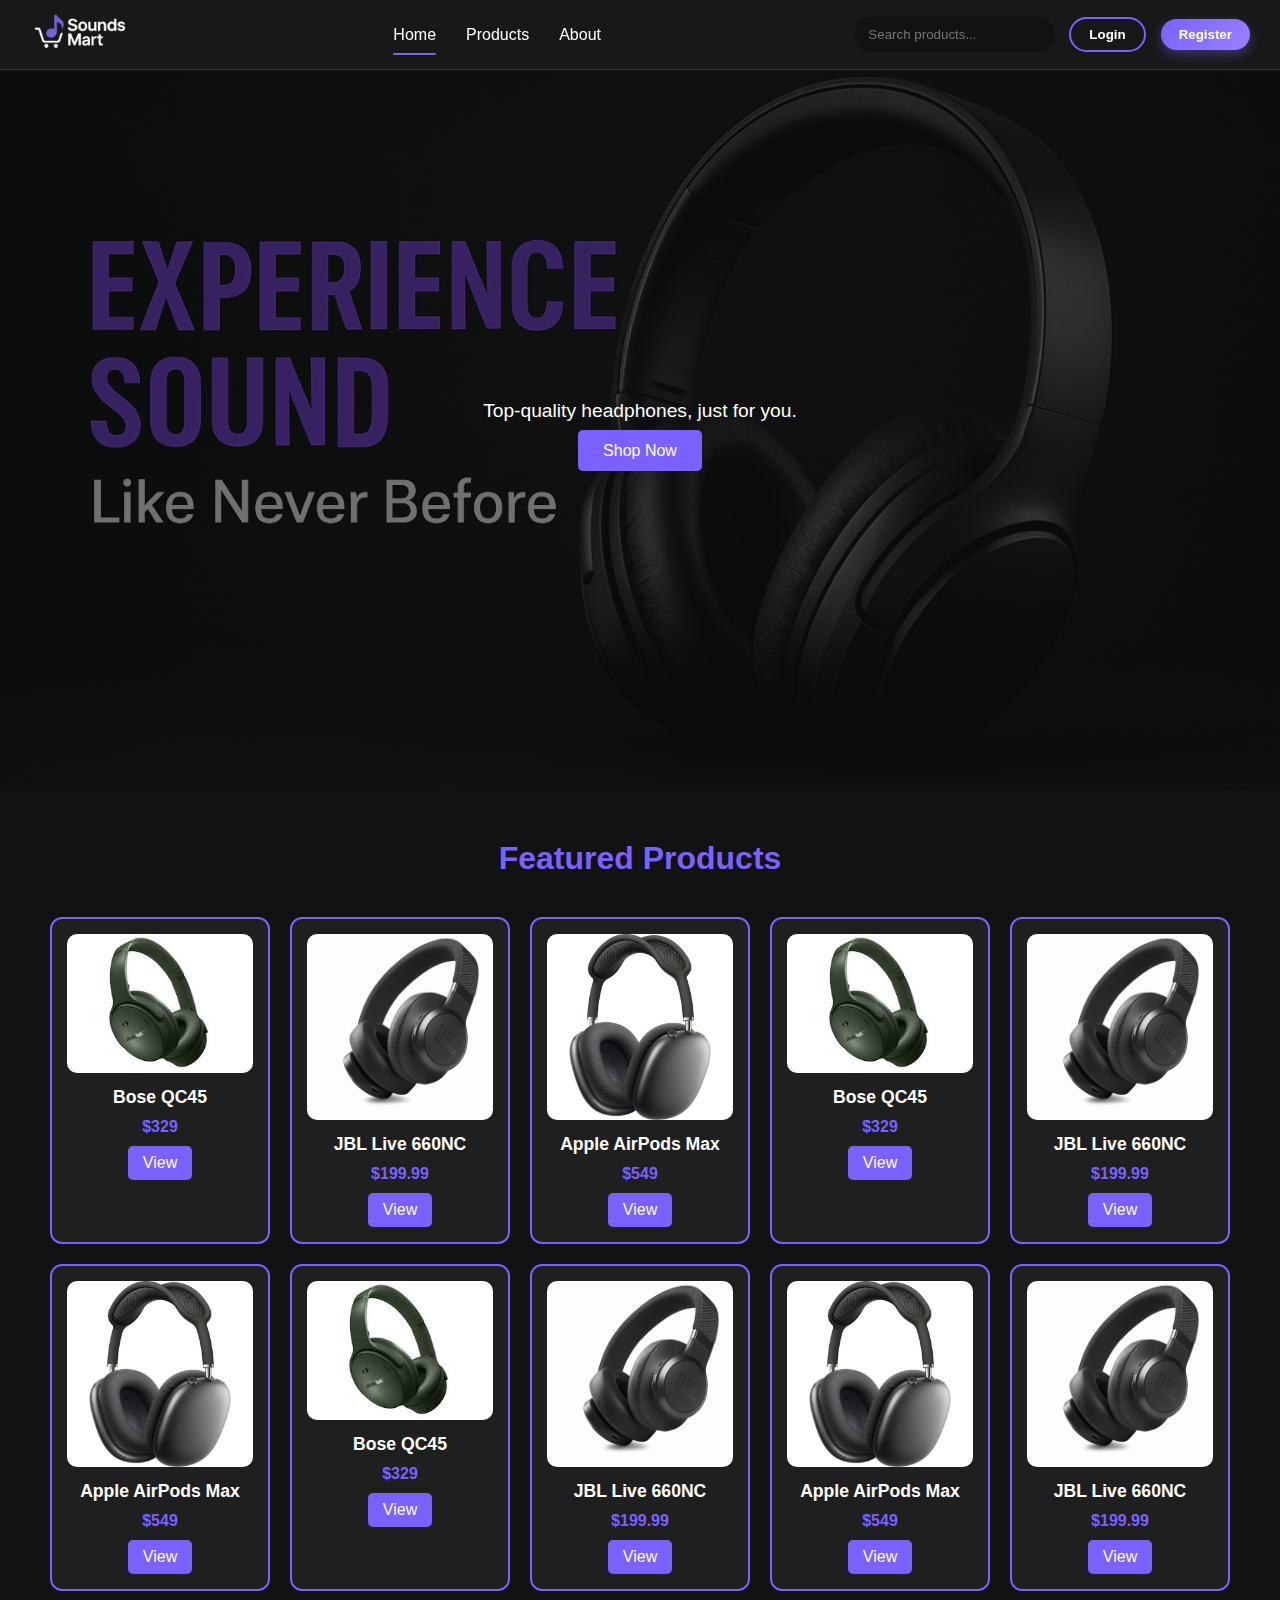
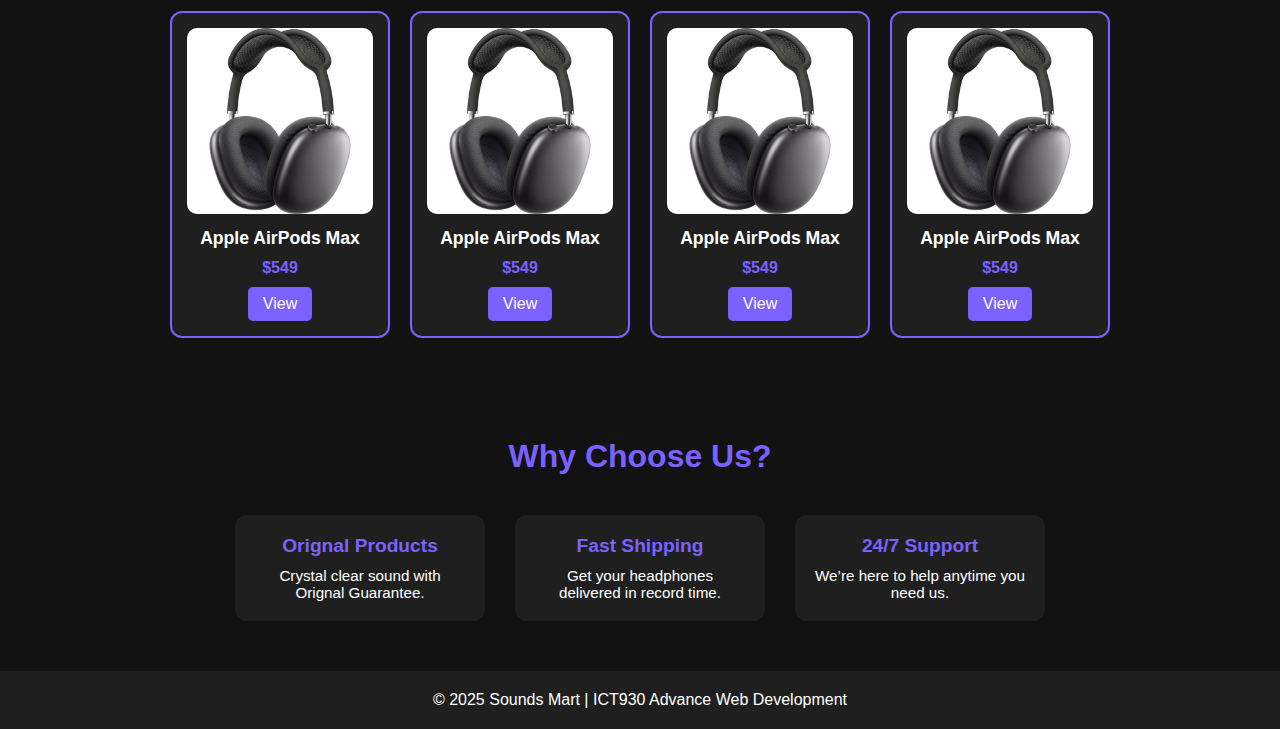
<file: headphone-store/index.html>
<!DOCTYPE html>
<html lang="en">
  <head>
    <meta charset="UTF-8" />
    <meta name="viewport" content="width=device-width, initial-scale=1.0" />
    <meta name="author" content="MAHAM BINNAT ABDUL RAUF" />
    <title>Sounds Mart</title>
    <link rel="stylesheet" href="assets/css/style.css" />
  </head>
  <body>
    <!-- Header Section -->
    <div id="header"></div>

    <main>
      <!-- Hero Section -->
      <section class="hero-section">
        <div class="hero-content-wrapper">
          <p class="hero-subtitle">Top-quality headphones, just for you.</p>
          <a href="products.html" class="hero-shop-btn">Shop Now</a>
        </div>
      </section>

      <!-- Featured Products Section -->
      <section class="featured-products-section">
        <h2 class="featured-products-title">Featured Products</h2>
        <div class="featured-products-grid" id="featured-products"></div>
      </section>

      <!-- Benefits Section -->
      <section class="benefits-section">
        <h2 class="benefits-title">Why Choose Us?</h2>
        <div class="benefits-grid">
          <div class="benefit-card">
            <h3 class="benefit-title">Orignal Products</h3>
            <p class="benefit-description">
              Crystal clear sound with Orignal Guarantee.
            </p>
          </div>
          <div class="benefit-card">
            <h3 class="benefit-title">Fast Shipping</h3>
            <p class="benefit-description">
              Get your headphones delivered in record time.
            </p>
          </div>
          <div class="benefit-card">
            <h3 class="benefit-title">24/7 Support</h3>
            <p class="benefit-description">
              We’re here to help anytime you need us.
            </p>
          </div>
        </div>
      </section>
    </main>

    <!-- Footer Section -->
    <div id="footer"></div>

    <script src="assets/scripts/main.js"></script>
  </body>
</html>
</file>
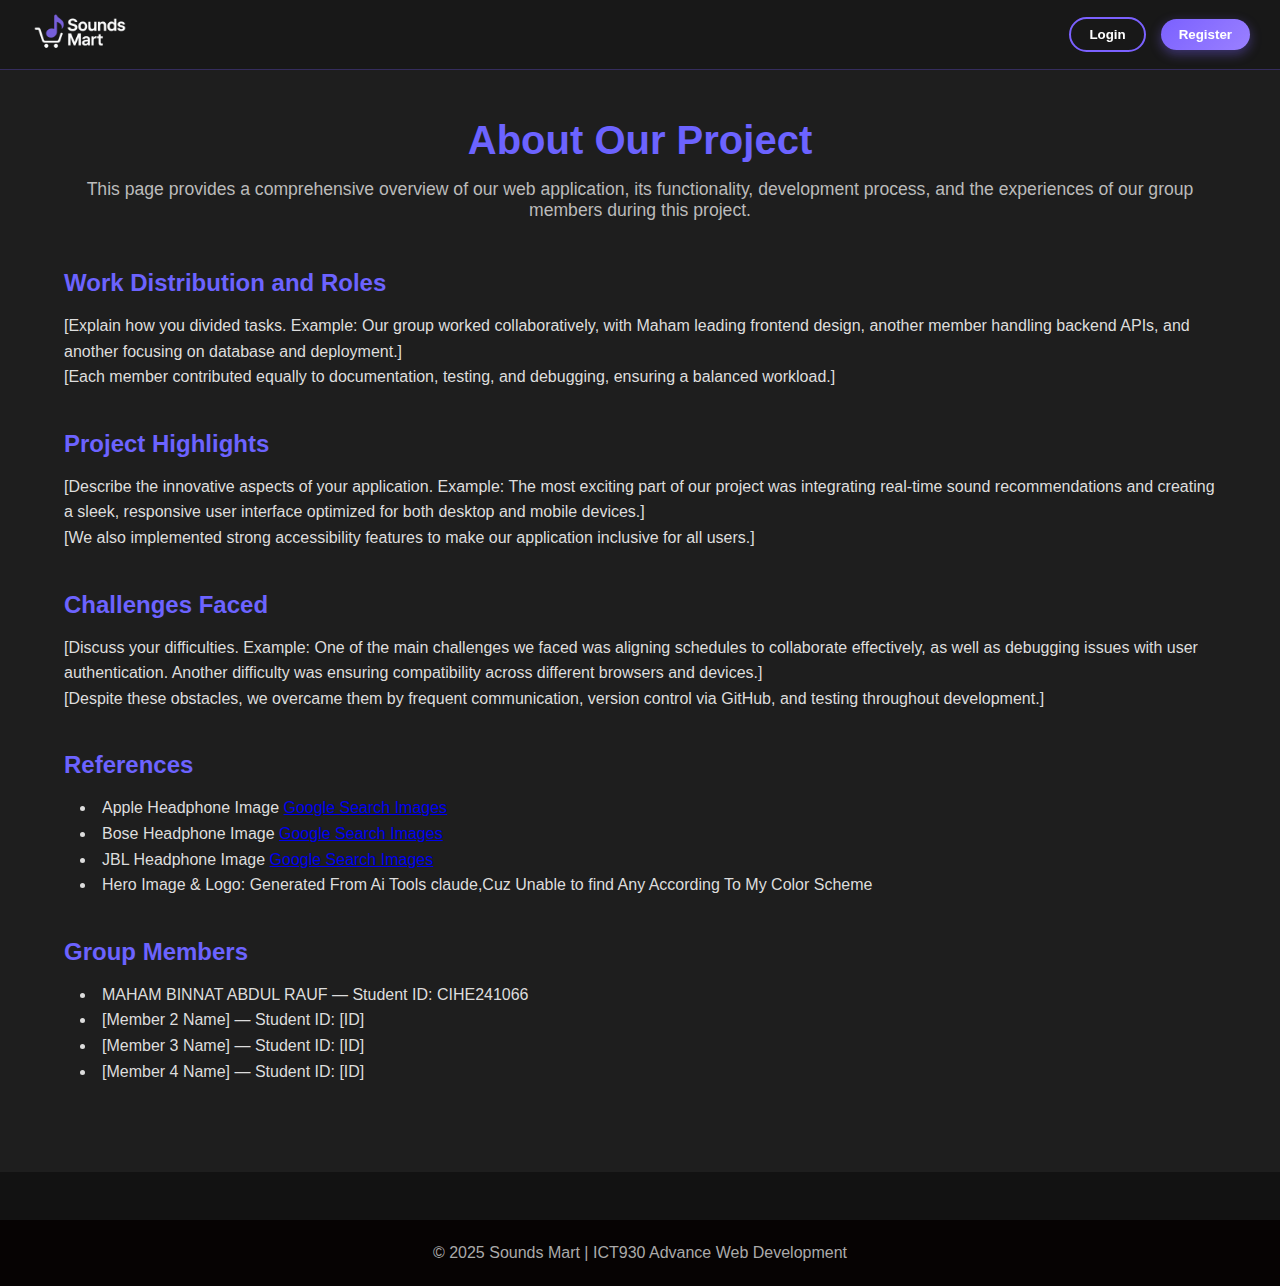
<file: headphone-store/about.html>
<!DOCTYPE html>
<html lang="en">
<head>
  <meta charset="UTF-8" />
  <meta name="viewport" content="width=device-width, initial-scale=1.0" />
  <meta name="author" content="MAHAM BINNAT ABDUL RAUF" />
  <title>About Us - Sounds Mart</title>
  <link rel="stylesheet" href="assets/css/style.css" />
</head>
<body>
  <!-- Header -->
  <header id="header"></header>

  <main class="about-page">
    <section class="about-hero">
      <h1>About Our Project</h1>
      <p>This page provides a comprehensive overview of our web application, its functionality, development process, and the experiences of our group members during this project.</p>
    </section>

    <section class="about-section">
      <h2>Work Distribution and Roles</h2>
      <p>[Explain how you divided tasks. Example: Our group worked collaboratively, with Maham leading frontend design, another member handling backend APIs, and another focusing on database and deployment.]</p>
      <p>[Each member contributed equally to documentation, testing, and debugging, ensuring a balanced workload.]</p>
    </section>

    <section class="about-section">
      <h2>Project Highlights</h2>
      <p>[Describe the innovative aspects of your application. Example: The most exciting part of our project was integrating real-time sound recommendations and creating a sleek, responsive user interface optimized for both desktop and mobile devices.]</p>
      <p>[We also implemented strong accessibility features to make our application inclusive for all users.]</p>
    </section>

    <section class="about-section">
      <h2>Challenges Faced</h2>
      <p>[Discuss your difficulties. Example: One of the main challenges we faced was aligning schedules to collaborate effectively, as well as debugging issues with user authentication. Another difficulty was ensuring compatibility across different browsers and devices.]</p>
      <p>[Despite these obstacles, we overcame them by frequent communication, version control via GitHub, and testing throughout development.]</p>
    </section>

    <section class="about-section">
      <h2>References</h2>
      <ul>
        <li>Apple Headphone Image  <a href="https://www.google.com/search?sca_esv=e27c33830ba3d43f&sxsrf=AE3TifPJMHFI1LolIxIn7NQOdPfAyN3H1w:1756216530959&udm=2&fbs=[base64]&q=Apple+AirPods+Max&sa=X&sqi=2&ved=2ahUKEwiby-ez0KiPAxXVQfEDHRCLO74QtKgLegQIExAB&biw=1680&bih=928&dpr=2#vhid=5GTMZwiOCWYo6M&vssid=mosaic" target="_blank">Google Search Images</a></li>
        <li>Bose Headphone Image <a href="https://www.google.com/search?q=Bose+headphones&sca_esv=e27c33830ba3d43f&udm=2&biw=1680&bih=928&sxsrf=AE3TifPnEWRECpwdHvebAtGZt4YxYzDPxQ%3A1756216534491&ei=1rytaN67Hd_GkdUPo__WuQw&ved=0ahUKEwje_r610KiPAxVfY6QEHaO_NccQ4dUDCBE&uact=5&oq=Bose+headphones&gs_lp=[base64]&sclient=img#vhid=8uv_5-DY6T8F6M&vssid=mosaic" target="_blank">Google Search Images</a></li>
        <li>JBL Headphone Image <a href="https://www.google.com/search?sca_esv=e27c33830ba3d43f&sxsrf=AE3TifPwXkekzhPkZG8MvTxFU-GQs1wl2w:1756216772601&udm=2&fbs=[base64]&q=jbl+headphones&sa=X&sqi=2&ved=2ahUKEwjYrYSn0aiPAxV5QvEDHb9AAJsQtKgLegQIHBAB&biw=1680&bih=928&dpr=2#vhid=KxptfwM3IrBm4M&vssid=mosaic target="_blank">Google Search Images</a></li>
        <li>Hero Image & Logo: Generated From Ai Tools claude,Cuz Unable to find Any According To My Color Scheme </a></li>
      </ul>
    </section>

    <section class="about-section">
      <h2>Group Members</h2>
      <ul>
        <li>MAHAM BINNAT ABDUL RAUF — Student ID: CIHE241066</li>
        <li>[Member 2 Name] — Student ID: [ID]</li>
        <li>[Member 3 Name] — Student ID: [ID]</li>
        <li>[Member 4 Name] — Student ID: [ID]</li>
      </ul>
    </section>
  </main>

  <footer class="about-footer">
    <p>&copy; 2025 Sounds Mart | ICT930 Advance Web Development</p>
  </footer>

  <script src="assets/scripts/main.js"></script>
</body>
</html>
</file>
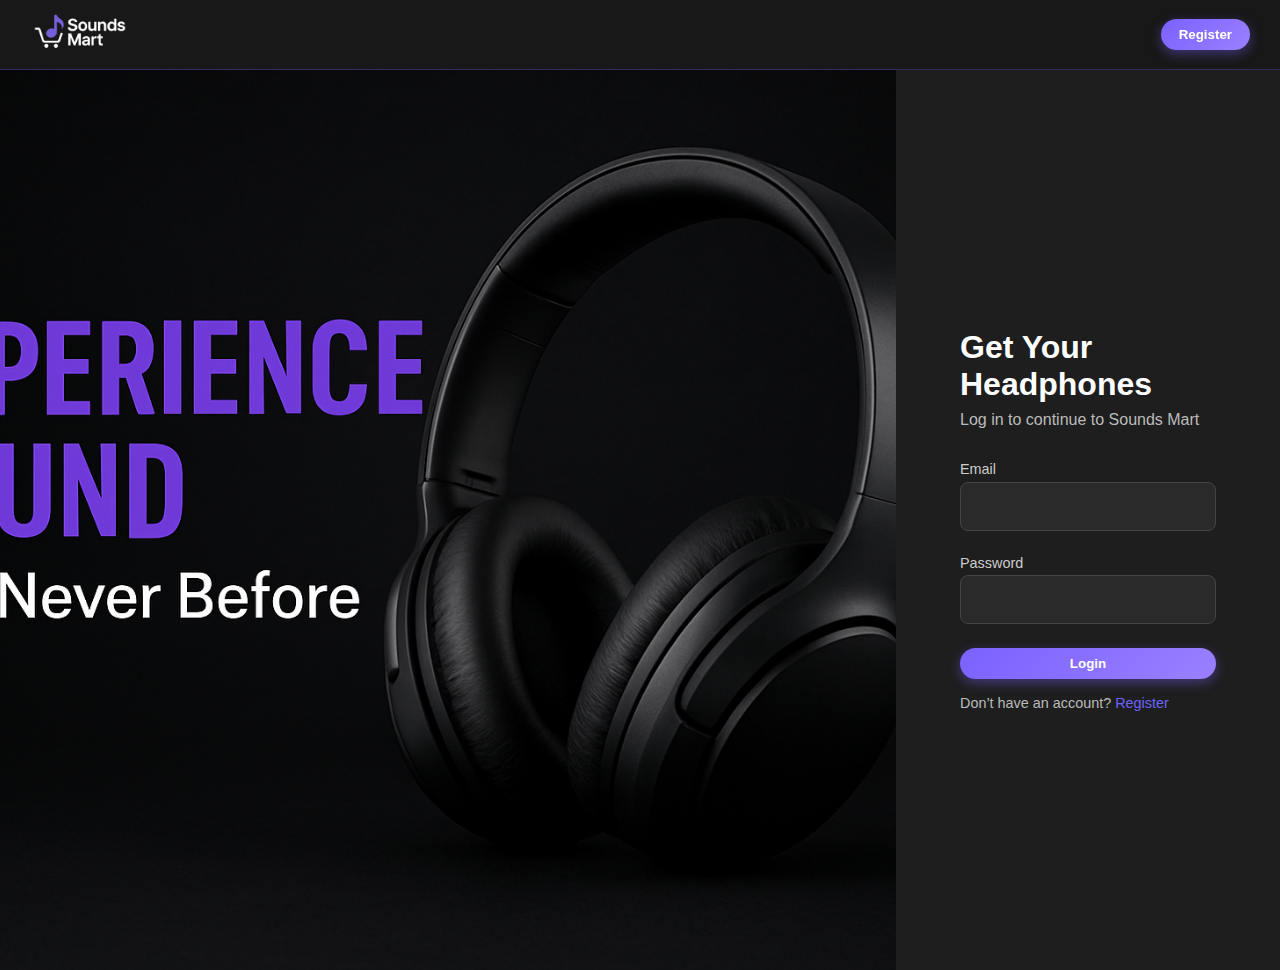
<file: headphone-store/login.html>
<!DOCTYPE html>
<html lang="en">
  <head>
    <meta charset="UTF-8" />
    <meta name="viewport" content="width=device-width, initial-scale=1.0" />
    <meta name="author" content="MAHAM BINNAT ABDUL RAUF" />
    <title>Login Page</title>
    <link rel="stylesheet" href="assets/css/style.css" />
  </head>
  <body>
    <!-- Header -->
    <div id="header"></div>
    <main>
      <section class="register-page">
        <div class="register-container">
          <!-- Left Image -->
          <div class="register-image"></div>
          
          <!-- Right Form -->
          <div class="register-form-wrapper">
            <h2 class="register-title">Get Your Headphones</h2>
            <p class="register-subtitle">Log in to continue to Sounds Mart</p>
            
            <form class="register-form">
              <label for="email">Email</label>
              <input type="email" id="email" required />

              <label for="password">Password</label>
              <input type="password" id="password" required />

              <button type="submit" class="btn register-btn">Login</button>
            </form>
            
            <p class="register-text">
              Don’t have an account? 
              <a href="register.html" class="register-link">Register</a>
            </p>
          </div>
        </div>
      </section>
    </main>
    <script src="assets/scripts/main.js"></script>
    <script src="assets/scripts/login.js"></script>
  </body>
</html>
</file>
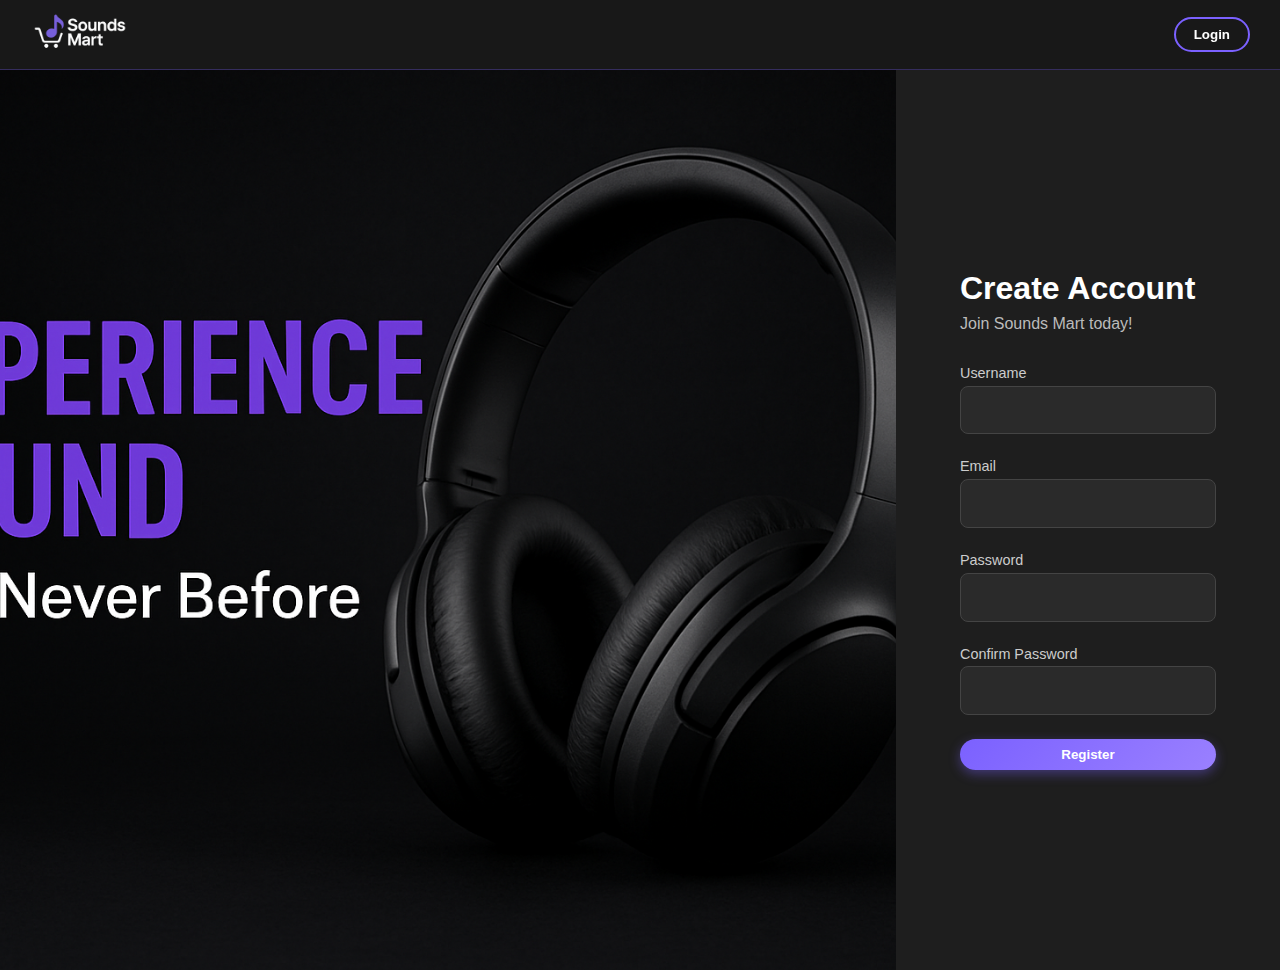
<file: headphone-store/register.html>
<!DOCTYPE html>
<html lang="en">
  <head>
    <meta charset="UTF-8" />
    <meta name="viewport" content="width=device-width, initial-scale=1.0" />
    <meta name="author" content="MAHAM BINNAT ABDUL RAUF" />
    <title>Register Page</title>
    <link rel="stylesheet" href="assets/css/style.css" />
  </head>
  <body>
    <!-- Header -->
    <div id="header"></div>
    <main>
      <section class="register-page">
        <div class="register-container">
          <div class="register-image"></div>
          <div class="register-form-wrapper">
            <h2 class="register-title">Create Account</h2>
            <p class="register-subtitle">Join Sounds Mart today!</p>
            <form class="register-form">
              <label for="username">Username</label>
              <input type="text" id="username" required />
              <label for="email">Email</label>
              <input type="email" id="email" required />
              <label for="password">Password</label>
              <input type="password" id="password" required />
              <label for="confirm-password">Confirm Password</label>
              <input type="password" id="confirm-password" required />
              <button type="submit" class="btn register-btn">Register</button>
            </form>
          </div>
        </div>
      </section>
    </main>
    <script src="assets/scripts/main.js"></script>
    <script src="assets/scripts/register.js"></script>
  </body>
</html>
</file>
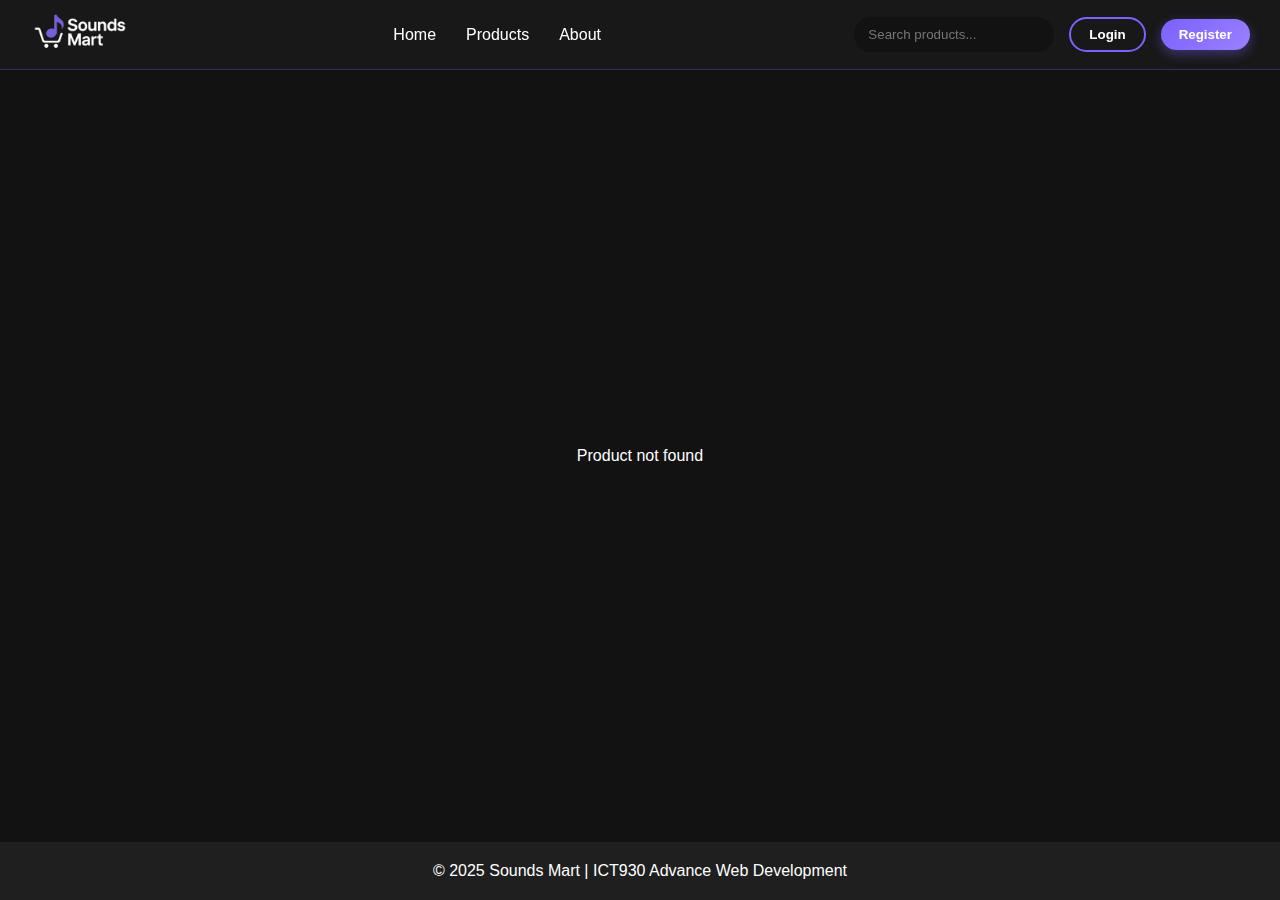
<file: headphone-store/viewproduct.html>
<!DOCTYPE html>
<html lang="en">
<head>
  <meta charset="UTF-8">
  <meta name="viewport" content="width=device-width, initial-scale=1.0">
  <title>View Product</title>
  <link rel="stylesheet" href="assets/css/style.css">
</head>
<body>
  <div id="header"></div>

  <main class="product-detail-container">
    <div id="product-details" class="fade-in"></div>
  </main>

  <div id="footer"></div>

  <script src="assets/scripts/main.js"></script>
  <script src="assets/scripts/view-product.js"></script>
</body>
</html>
</file>
<file: headphone-store/assets/css/style.css>
/* ================= Global ================= */
* {
  box-sizing: border-box;
  margin: 0;
  padding: 0;
}

body {
  font-family: Arial, sans-serif;
  background: #121212;
  color: #fff;
  display: flex;
  flex-direction: column;
  min-height: 100vh;
}

main {
  margin-top: 70px;
  flex: 1;
}

/* ================= Header ================= */

.main-header {
  background: rgba(26, 26, 26, 0.8);
  backdrop-filter: blur(10px);
  padding: 0 30px;
  border-bottom: 1px solid rgba(123,97,255,0.3);
  position: fixed;
  display: flex;
  align-items: center;
  top: 0;
  left: 0;
  width: 100%;
  height: 70px; 
  z-index: 1000;
}

.main-header .container {
  display: flex;
  justify-content: space-between;
  align-items: center;
  flex: 1;
}

/* --- Logo --- */
.logo-img {
  max-height: 100px;
  width: auto;     
  margin-right: 10px;
  display: inline-block;
}
/* --- Navigation --- */
.main-nav {
  display: flex;
  gap: 30px;
}

.nav-link {
  text-decoration: none;
  color: #fff;
  font-weight: 500;
  position: relative;
  padding: 5px 0;
  transition: color 0.3s;
}

.nav-link:hover {
  color: #7B61FF;
}

.nav-link::after {
  content: "";
  position: absolute;
  bottom: -6px;
  left: 0;
  width: 0%;
  height: 2px;
  background: #7B61FF;
  transition: width 0.3s ease-in-out;
  border-radius: 2px;
}

.nav-link:hover::after,
.nav-link.active::after {
  width: 100%;
}

/* --- Header Actions --- */
.header-actions {
  display: flex;
  align-items: center;
  gap: 15px;
}

.search-bar {
  padding: 8px 12px;
  border-radius: 20px;
  border: 2px solid transparent;
  background: #121212;
  color: #fff;
  outline: none;
  width: 200px;
  transition: 0.3s;
}

.search-bar:focus {
  border-color: #7B61FF;
  box-shadow: 0 0 10px rgba(123,97,255,0.4);
}

/* --- Buttons --- */
.btn {
  padding: 8px 18px;
  border: none;
  border-radius: 20px;
  cursor: pointer;
  font-weight: bold;
  transition: 0.3s;
}

.login-btn {
  background: transparent;
  color: #fff;
  border: 2px solid #7B61FF;
}

.login-btn:hover {
  background: #7B61FF;
  color: #fff;
}

.register-btn {
  background: linear-gradient(135deg, #7B61FF, #9a80ff);
  color: #fff;
  box-shadow: 0 4px 12px rgba(123,97,255,0.4);
}

.register-btn:hover {
  background: linear-gradient(135deg, #5c45cc, #7B61FF);
  transform: translateY(-2px);
}

.header-actions .btn.active {
  background: #7B61FF;
  color: #fff;
  transform: translateY(-2px);
  box-shadow: 0 4px 12px rgba(123,97,255,0.6);
}


/* ================= Footer ================= */
.main-footer {
  flex-shrink: 0;
  text-align: center;
  padding: 20px;
  background: #1f1f1f;
}

/* ================= Hero Section ================= */
.hero-section {
  position: relative;
  min-height: 80vh;
  width: 100%;
  display: flex;
  justify-content: center;
  align-items: center;
  text-align: center;
  background: linear-gradient(rgba(18,18,18,0.6), rgba(18,18,18,0.6)),
              url('../images/hero.png') center center/cover no-repeat;
}

.hero-content-wrapper {
  padding: 20px;
  max-width: 900px;
}

.hero-title {
  font-size: 3em;
  color: #7B61FF;
  margin-bottom: 10px;
}

.hero-subtitle {
  font-size: 1.2em;
  margin-bottom: 20px;
}

.hero-shop-btn {
  padding: 12px 25px;
  background: #7B61FF;
  color: #fff;
  text-decoration: none;
  border-radius: 5px;
  transition: 0.3s;
}

.hero-shop-btn:hover {
  background: #5c45cc;
}

/* ================= Featured Products ================= */
.featured-products-section {
  padding: 50px 20px;
}

.featured-products-title {
  text-align: center;
  font-size: 2em;
  color: #7B61FF;
  margin-bottom: 40px;
}

.featured-products-grid {
  display: flex;
  flex-wrap: wrap;
  gap: 20px;
  justify-content: center;
}

.featured-product-card {
  background: #1f1f1f;
  border: 2px solid #7B61FF;
  border-radius: 12px;
  padding: 15px;
  text-align: center;
  width: 220px;
  transition: 0.3s;
}

.featured-product-card:hover {
  transform: translateY(-8px);
  box-shadow: 0 8px 20px rgba(123,97,255,0.5);
}

.featured-product-image {
  width: 100%;
  border-radius: 10px;
}

.featured-product-name {
  margin: 10px 0;
  font-size: 1.1em;
}

.featured-product-price {
  font-weight: bold;
  color: #7B61FF;
}

.featured-product-view-btn {
  display: inline-block;
  margin-top: 10px;
  padding: 8px 15px;
  background: #7B61FF;
  color: #fff;
  text-decoration: none;
  border-radius: 5px;
  transition: 0.3s;
}

.featured-product-view-btn:hover {
  background: #5c45cc;
}

/* ================= Benefits Section ================= */
.benefits-section {
  padding: 50px 20px;
  text-align: center;
}

.benefits-title {
  font-size: 2em;
  margin-bottom: 40px;
  color: #7B61FF;
}

.benefits-grid {
  display: flex;
  gap: 30px;
  justify-content: center;
  flex-wrap: wrap;
}

.benefit-card {
  background: #1f1f1f;
  border-radius: 12px;
  padding: 20px;
  width: 250px;
  transition: 0.3s;
}

.benefit-card:hover {
  transform: translateY(-5px);
  box-shadow: 0 6px 18px rgba(123,97,255,0.4);
}

.benefit-title {
  color: #7B61FF;
  margin-bottom: 10px;
  font-size: 1.2em;
}

.benefit-description {
  font-size: 0.95em;
  color: #fff;
}


/* ================= Register User Section ================= */
.register-page {
  display: flex;
  min-height: 100vh;
  width: 100%;
  background: #060303;
}

.register-container {
  display: flex;
  width: 100%;
  height: 100vh;
}

/* Left Image */
.register-image {
  flex: 3.5;
  background: url('../images/hero.png') no-repeat center center;
  background-size: cover;
  height: 100vh;
}

/* Right Form */
.register-form-wrapper {
  flex: 1;
  display: flex;
  flex-direction: column;
  justify-content: center;
  align-items: flex-start;
  padding: 3rem 4rem;
  background: #1E1E1E;
}

.register-form-wrapper .register-title {
  font-size: 2rem;
  color: #fff;
  margin-bottom: 0.5rem;
}

.register-form-wrapper .register-subtitle {
  font-size: 1rem;
  color: #bbb;
  margin-bottom: 2rem;
}

.register-form-wrapper .register-form {
  width: 100%;
  max-width: 400px;
  display: flex;
  flex-direction: column;
}

/* Labels */
.register-form label {
  color: #ccc;
  margin-bottom: 0.3rem;
  font-size: 0.9rem;
}

/* Inputs */
.register-form input {
  width: 100%;
  padding: 0.9rem 1rem;
  margin-bottom: 1.5rem;
  border: 1px solid #444;
  border-radius: 8px;
  background: #2A2A2A;
  color: #fff;
  font-size: 1rem;
}

.register-form input:focus {
  border-color: #6C63FF;
  outline: none;
  box-shadow: 0 0 8px #6C63FF50;
}

/* ================= Login User Section ================= */

/* Bottom Text */
.register-text {
  margin-top: 1rem;
  color: #bbb;
  font-size: 0.9rem;
}

.register-link {
  color: #6C63FF;
  text-decoration: none;
}

.register-link:hover {
  text-decoration: underline;
}


.about-page {
  padding: 3rem 4rem;
  background: #1E1E1E;
  color: #fff;
  min-height: 100vh;
}

.about-hero {
  text-align: center;
  margin-bottom: 3rem;
}

.about-hero h1 {
  font-size: 2.5rem;
  margin-bottom: 1rem;
  color: #6C63FF;
}

.about-hero p {
  font-size: 1.1rem;
  color: #bbb;
}

.about-section {
  margin-bottom: 2.5rem;
}

.about-section h2 {
  font-size: 1.5rem;
  color: #6C63FF;
  margin-bottom: 1rem;
}

.about-section p,
.about-section ul {
  font-size: 1rem;
  color: #ddd;
  line-height: 1.6;
}

.about-section ul {
  list-style: inside disc;
  margin-left: 1rem;
}

.about-footer {
  text-align: center;
  padding: 1.5rem;
  background: #060303;
  color: #aaa;
  margin-top: 3rem;
}

/* ======= Products.css =================== */
.products-header {
  display: flex;
  justify-content: space-between;
  align-items: center;
  padding: 1rem 2rem;
  background: #121212;
  border-bottom: 1px solid rgba(123,97,255,0.3);
  color: #fff;
}

.view-toggle button {
  padding: 0.5rem 1rem;
  background: #1f1f1f;
  border: 2px solid #7B61FF;
  color: #fff;
  border-radius: 6px;
  cursor: pointer;
  transition: 0.3s;
}
.view-toggle button:hover {
  background: #7B61FF;
  transform: translateY(-2px);
}

/* Grid + List layout */
#products-container.grid-view {
  display: grid;
  grid-template-columns: repeat(auto-fill, minmax(220px, 1fr));
  gap: 1.5rem;
  padding: 2rem;
}
#products-container.list-view {
  display: flex;
  flex-direction: column;
  gap: 1.5rem;
  padding: 2rem;
}

#products-container.list-view .product-card {
  display: flex;
  align-items: center;
  text-align: left;
  padding: 15px;
}

#products-container.list-view .product-card img {
  width: 150px;
  height: auto;
  border-radius: 10px;
  margin-right: 20px;
  flex-shrink: 0;
}

#products-container.list-view .product-info {
  flex: 1;
}

#products-container.list-view .product-info h3 {
  font-size: 1.2em;
  margin-bottom: 6px;
  color: #fff;
}

#products-container.list-view .product-info p {
  font-size: 0.95em;
  margin-bottom: 10px;
  color: #bbb;
}

#products-container.list-view .price {
  font-weight: bold;
  color: #7B61FF;
  margin-bottom: 10px;
}

#products-container.list-view .add-to-cart-btn,
#products-container.list-view .view-link {
  margin-top: 0;
  margin-right: 10px;
}
/* Product Cards */
.product-card {
  background: #1f1f1f;
  border: 2px solid #7B61FF;
  border-radius: 12px;
  padding: 15px;
  text-align: center;
  transition: 0.3s;
}
.product-card:hover {
  transform: translateY(-8px);
  box-shadow: 0 8px 20px rgba(123,97,255,0.5);
}

.product-card img {
  width: 100%;
  border-radius: 10px;
}

.product-card .product-info h3 {
  margin: 10px 0;
  font-size: 1.1em;
  color: #fff;
}

.product-card .product-info p {
  font-size: 0.9em;
  color: #bbb;
  margin-bottom: 10px;
}

.product-card .price {
  font-weight: bold;
  color: #7B61FF;
  margin-bottom: 10px;
}

/* Buttons */
.add-to-cart-btn, 
.view-link {
  display: inline-block;
  margin: 6px 4px 0;
  padding: 8px 15px;
  background: #7B61FF;
  color: #fff;
  text-decoration: none;
  border-radius: 5px;
  transition: 0.3s;
  border: none;
  cursor: pointer;
  font-size: 0.9rem;
}
.add-to-cart-btn:hover, 
.view-link:hover {
  background: #5c45cc;
  color: #fff
}

/* =========== Cart.css ================= */
.cart-section {
  padding: 2rem;
}
.cart-items {
  display: flex;
  flex-direction: column;
  gap: 1rem;
}
.cart-item {
  display: flex;
  align-items: center;
  border: 1px solid #ddd;
  padding: 1rem;
  background: #fff;
}
.cart-item-image {
  width: 80px;
  margin-right: 1rem;
}
.cart-details {
  flex: 1;
}
.quantity-controls {
  display: flex;
  align-items: center;
  gap: 0.5rem;
}
.quantity-controls button {
  padding: 0.3rem 0.6rem;
}
.remove-item-btn {
  margin-left: 1rem;
  background: red;
  color: white;
  border: none;
  padding: 0.4rem 0.8rem;
  cursor: pointer;
}
.cart-summary {
  margin-top: 2rem;
  border-top: 1px solid #ddd;
  padding-top: 1rem;
}
.checkout-btn {
  background: #222;
  color: #fff;
  padding: 0.7rem 1.2rem;
  margin-top: 1rem;
  cursor: pointer;
}


/* Cart Icon in Header */
.cart-link {
  position: relative;
  font-size: 1.5rem;
  margin-left: 1rem;
  text-decoration: none;
  color: #222;
}

.cart-link:hover {
  color: #555;
}

/* Cart Count Badge */
#cart-item-count {
  position: absolute;
  top: -6px;
  right: -10px;
  background: red;
  color: #fff;
  font-size: 0.7rem;
  padding: 2px 6px;
  border-radius: 50%;
  font-weight: bold;
}



/* View Single Product */
.product-detail-container {
  display: flex;
  justify-content: center;
  align-items: center;
  padding: 2rem;
}

.product-detail {
  display: flex;
  gap: 2rem;
  max-width: 900px;
  width: 100%;
  background: #fff;
  color: #000000;
  padding: 1.5rem;
  border-radius: 10px;
  box-shadow: 0 2px 8px rgba(0,0,0,0.1);
}

.product-detail img {
  width: 350px;
  height: auto;
  border-radius: 10px;
  object-fit: cover;
}

.product-info {
  flex: 1;
}

.product-info h2 {
  margin-bottom: 0.5rem;
}

.product-info p {
  margin-bottom: 1rem;
}

.price {
  font-size: 1.3rem;
  font-weight: bold;
  color: #7B61FF;
}

#addToCartBtn {
  padding: 8px 15px;
  background: #7B61FF;
  color: #fff;
  font-size: 1rem;
  /* font-weight: bold; */
  border: none;
  border-radius: 5px;
  cursor: pointer;
  transition: 0.3s;
  box-shadow: none;
}

#addToCartBtn:hover {
  background: #5c45cc;
  transform: translateY(-2px);
}

#addToCartBtn:active {
  transform: translateY(0);
  box-shadow: 0 3px 8px rgba(0,0,0,0.15);
}


.view-link {
  display: inline-block;
  margin-top: 8px;
  padding: 8px 15px;
  background: #7B61FF;
  color: #fff;
  text-decoration: none;
  border-radius: 5px;
  font-size: 1rem;
  /* font-weight: bold; */
  border: none;
  cursor: pointer;
  transition: 0.3s;
}

.view-link:hover {
  background: #5c45cc;
  text-decoration: none;
  color: #fff;
  transform: translateY(-2px);
}

.product-detail {
  background: #1f1f1f;
  color: #fff;
  border: 2px solid #7B61FF;
  border-radius: 12px;
  padding: 2rem;
  display: flex;
  gap: 2rem;
  box-shadow: 0 8px 20px rgba(123,97,255,0.3);
}

.product-detail img {
  width: 350px;
  border-radius: 12px;
  box-shadow: 0 6px 16px rgba(0,0,0,0.4);
}

.product-info h2 {
  color: #7B61FF;
  font-size: 1.8rem;
  margin-bottom: 0.5rem;
}

.product-info .product-description {
  color: #bbb;
  margin-bottom: 1rem;
  font-size: 1rem;
  line-height: 1.5;
}

.product-actions {
  margin-top: 1.5rem;
  display: flex;
  gap: 1rem;
  align-items: center;
}

/* Show Password */
.show-password-wrapper {
  display: flex;
  align-items: center;
  gap: 8px;
  margin-bottom: 1.5rem;
  color: #ccc;
  font-size: 0.9rem;
}
.show-password-wrapper input {
  width: auto;
  margin: 0;
}
</file>
